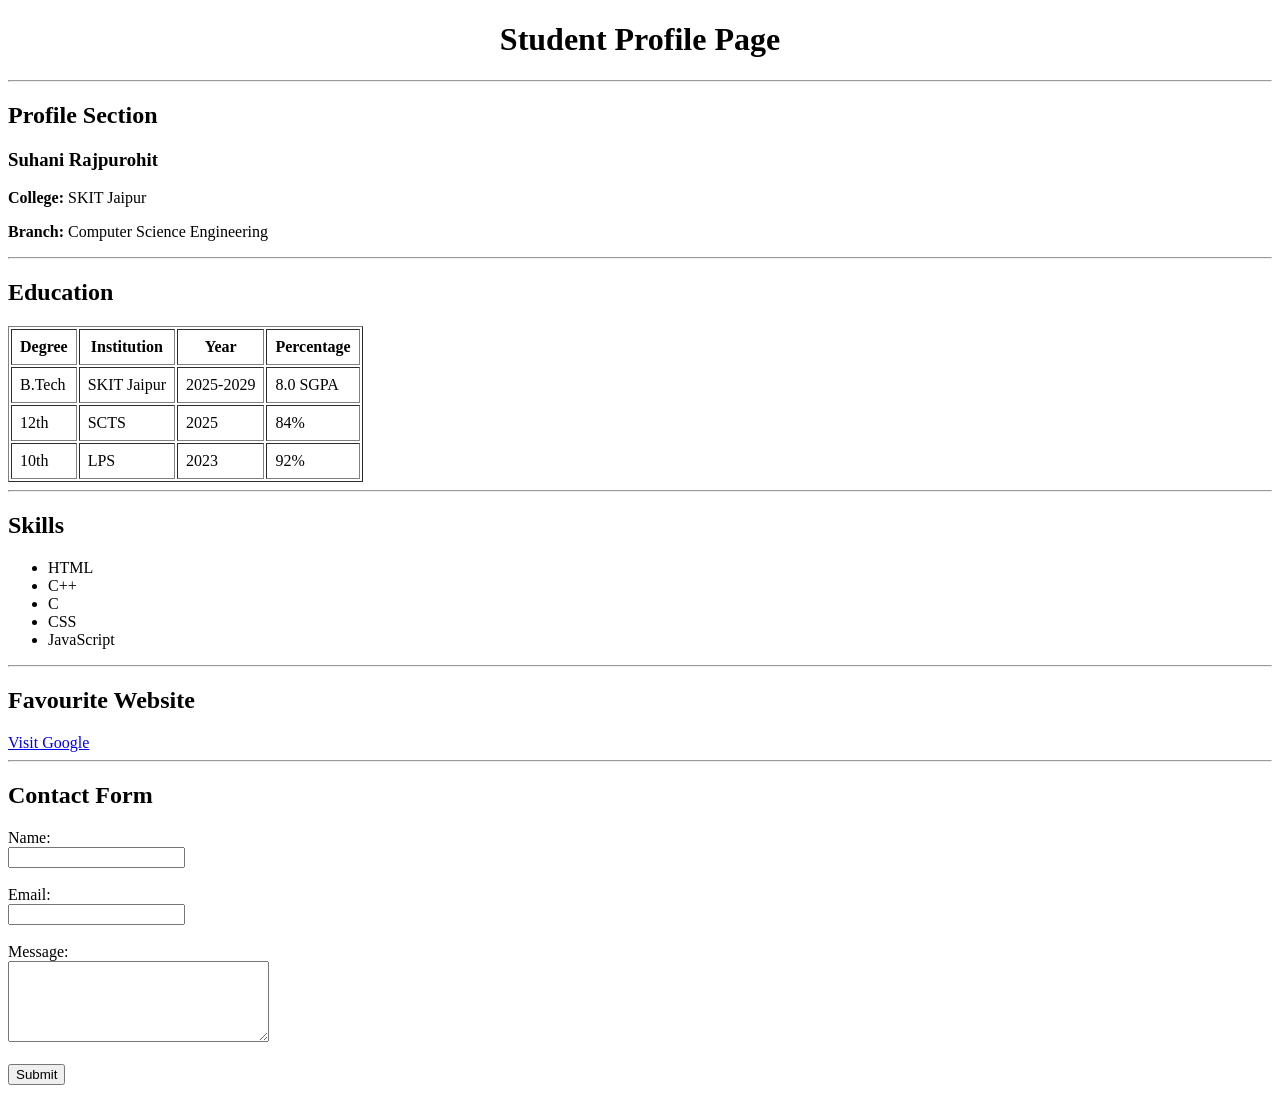
<file: 25ESKCS336/Day 1/index.html>
<!DOCTYPE html>
<html>
<head>
    <title>Student Profile Page</title>
</head>
<body>

    <h1 align="center">Student Profile Page</h1>

    <hr>

   
    <h2>Profile Section</h2>

    
    <h3>Suhani Rajpurohit</h3>

    <p><b>College:</b> SKIT Jaipur</p>

    <p><b>Branch:</b> Computer Science Engineering</p>

    <hr>

    
    <h2>Education</h2>

    <table border="1" cellpadding="8">
        <tr>
            <th>Degree</th>
            <th>Institution</th>
            <th>Year</th>
            <th>Percentage</th>
        </tr>

        <tr>
            <td>B.Tech</td>
            <td>SKIT Jaipur</td>
            <td>2025-2029</td>
            <td>8.0 SGPA</td>
        </tr>

        <tr>
            <td>12th</td>
            <td>SCTS</td>
            <td>2025</td>
            <td>84%</td>
        </tr>

        <tr>
            <td>10th</td>
            <td>LPS</td>
            <td>2023</td>
            <td>92%</td>
        </tr>
    </table>

    <hr>

    
    <h2>Skills</h2>

    <ul>
        <li>HTML</li>
        <li>C++ </li>
        <li>C </li>
        <li>CSS</li>
        <li>JavaScript</li>
    </ul>

    <hr>

  
    <h2>Favourite Website</h2>

    <a href="https://www.google.com" target="_blank">
        Visit Google
    </a>

    <hr>

   
    <h2>Contact Form</h2>

    <form>

        <label>Name:</label><br>
        <input type="text" name="name"><br><br>

        <label>Email:</label><br>
        <input type="email" name="email"><br><br>

        <label>Message:</label><br>
        <textarea rows="5" cols="30"></textarea><br><br>

        <input type="submit" value="Submit">

    </form>

</body>
</html>
</file>
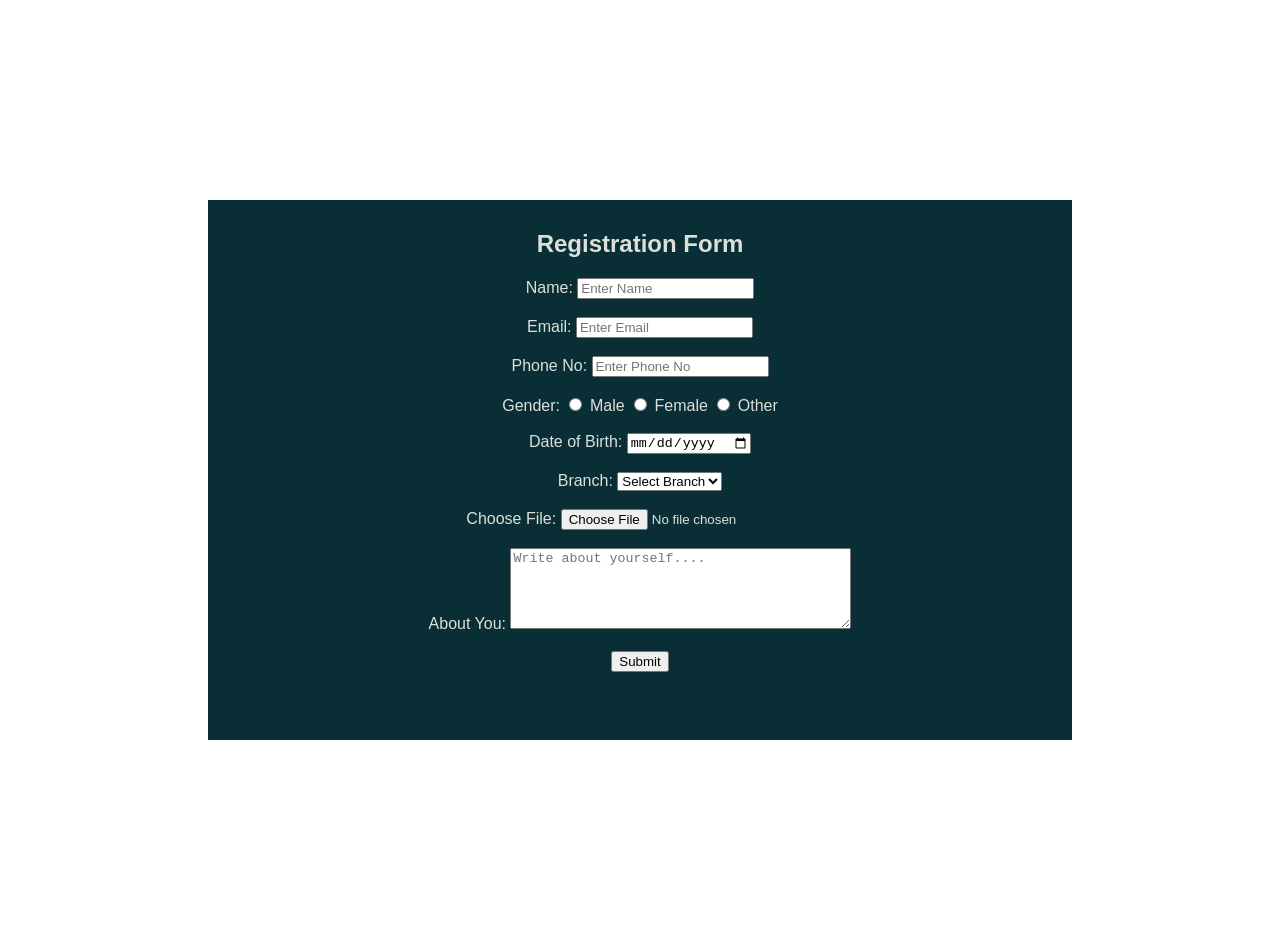
<file: 25ESKCS336/Day 2/index.html>
<!DOCTYPE html>
<html lang="en">
<head>
    <meta charset="UTF-8">
    <meta name="viewport" content="width=device-width, initial-scale=1.0">
    <link rel="stylesheet" href="style.css">
    <title>Registration Form</title>
    
</head>
<body>
    <div class="login"> 
        <h2><b>Registration Form</b></h2>
    <form>
        <lable>Name:</lable>
        <input type="text" placeholder="Enter Name" name="name" required><br><br>

        <lable>Email:</lable>
        <input type="email" placeholder="Enter Email" name="email" required><br><br>

        <lable>Phone No:</lable>
        <input type="tel" placeholder="Enter Phone No" name="phone no" pattern="[0-9]{10}" required><br><br>

        <lable>Gender:</lable>
        <input type="radio" id="male" name="gender" value="male" required>
        <label for="male">Male</label>

        <input type="radio" id="female" name="gender" value="female" required>
        <label for="female">Female</label>
        
        <input type="radio" id="other" name="gender" value="other" required>
        <label for="other">Other</label><br><br>

        <label for="dob">Date of Birth:</label>
        <input type="date" id="dob" name="dob" required><br><br>

        <label for="branch">Branch:</label>
        <select id="branch">
            <option value="">Select Branch</option>
            <option value="CS">CS</option>
            <option value="EE">Electrical</option>
            <option value="ECE">ECE</option>
            <option value="ME">Mechanical</option>
            <option value="Civil">Civil</option>
            <option value="IT">IT</option>
        </select><br></br>

        <label for="file">Choose File:</label>
        <input type="file" placeholder="browse file" required><br><br>

        <label for="about">About You:</label>
        <textarea id="about" name="about" rows="5" cols="40" placeholder="Write about yourself...."></textarea><br><br>
        
        <button type="submit">Submit</button><br><br>
    </form>
   
</div>
</body>
</html>
</file>
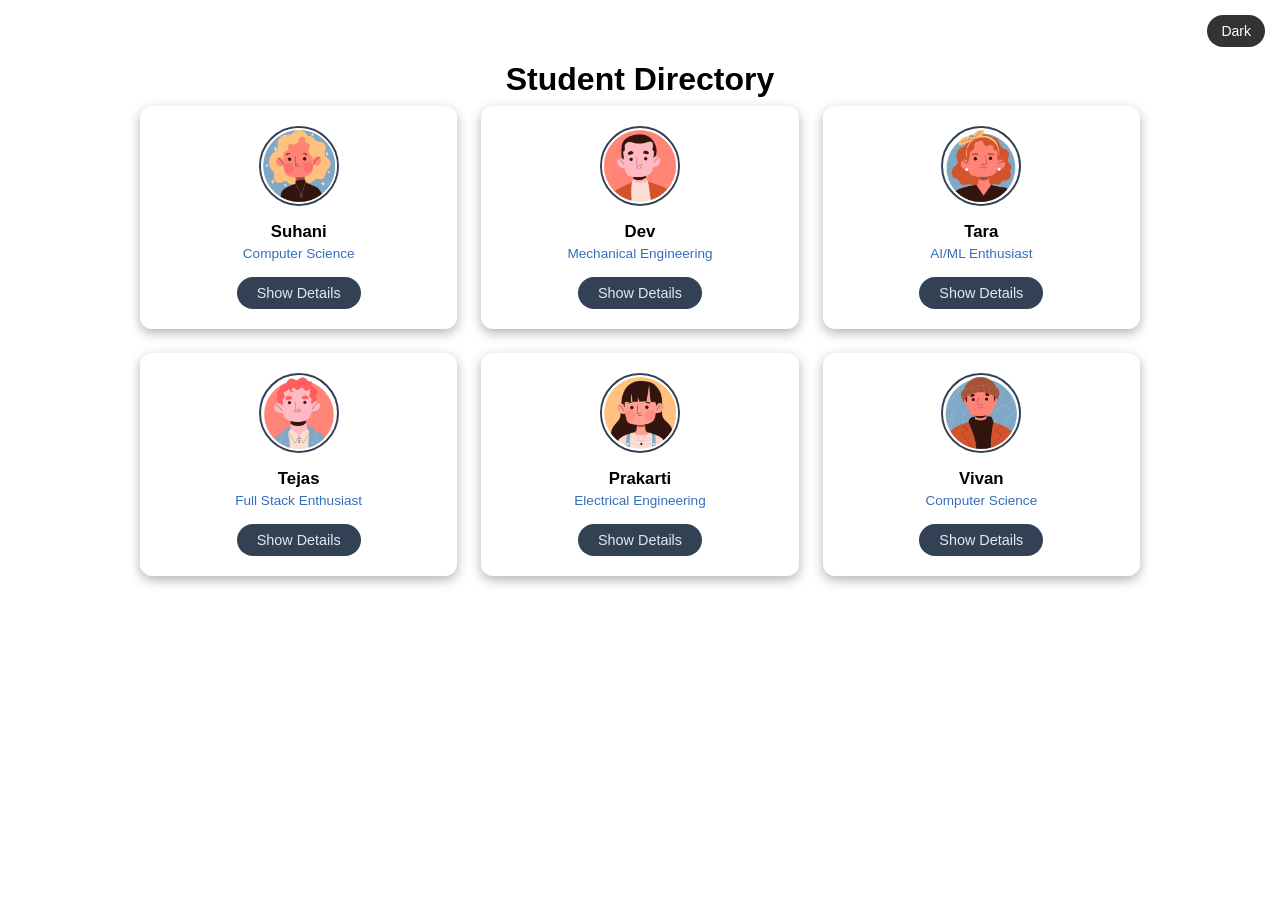
<file: 25ESKCS336/Day 5/index.html>
<!DOCTYPE html>
<html lang="en">
<head>
<meta charset="UTF-8">
<meta name="viewport" content="width=device-width, initial-scale=1.0">
<title>Student Directory</title>
<script src="https://cdnjs.cloudflare.com/ajax/libs/jquery/3.7.1/jquery.min.js"></script>
<style>
  * { box-sizing: border-box; }

  body {
    margin: 0;
    font-family: 'Segoe UI', Arial, sans-serif;
    background-color: #ffffff;
    color:  #000000;
    padding: 40px 20px;
    transition: background-color 0.3s ease, color 0.3s ease;
  }

  .directory-container {
    max-width: 1000px;
    margin: 0 auto;
  }

  h1 {
    text-align: center;
    margin-bottom: 8px;
    font-size: 2rem;
  }

  .subtitle {
    text-align: center;
    color: #355787;
    margin-bottom: 40px;
  }

  .grid {
    display: grid;
    grid-template-columns: repeat(auto-fit, minmax(240px, 1fr));
    gap: 24px;
  }

  .card {
    background: #ffffff;
    border-radius: 12px;
    padding: 20px;
    text-align: center;
    box-shadow: 0 4px 12px rgba(0,0,0,0.3);
  }

  .card img {
    width: 80px;
    height: 80px;
    border-radius: 50%;
    object-fit: cover;
    margin-bottom: 12px;
    border: 2px solid #334155;
  }

  .card h4 {
    margin: 0 0 4px;
    font-size: 1.05rem;
  }

  .card p.meta {
    margin: 0 0 16px;
    color: #366ebc;
    
    font-size: 0.85rem;
  }

  .btn-details {
    border: none;
    padding: 8px 20px;
    border-radius: 20px;
    background: #334155;
    color: #e2e8f0;
    cursor: pointer;
    font-size: 0.9rem;
    transition: background-color 0.3s ease, transform 0.15s ease;
  }

  .btn-details:hover {
    transform: translateY(-1px);
  }

  .btn-details.active {
    background: #22c55e;
    color: #ffffff;
  }

  .details {
    display: none;
    margin-top: 16px;
    padding-top: 16px;
    border-top: 1px solid #334155;
    text-align: left;
    font-size: 0.85rem;
    line-height: 1.6;
    color: #458ce4;
  }

  .details span {
    color: #141b25;
  }

   body.dark-mode {
    background-color:#023047;
    color: #f1f1f1;
  }

  #darkModeBtn {
    position: fixed;
    top: 15px;
    right: 15px;
    padding: 8px 14px;
    border: none;
    border-radius: 20px;
    cursor: pointer;
    font-size: 14px;
    background-color: #333;
    color: #fff;
    transition: background-color 0.3s ease;
  }

  body.dark-mode #darkModeBtn {
    background-color: #f1f1f1;
    color: #121212;
  }
  body.dark-mode .card {
    background: #1e293b;
    box-shadow: 0 4px 12px rgba(255,255,255,0.2);
  }
  body.dark-mode .card p.meta {
    color: #94a3b8;
  }
  body.dark-mode .details {
    color: #cbd5e1;
  }
  body.dark-mode .details span {
    color: #94a3b8;
  }
</style>
</head>
<body>

<div class="directory-container">
  <button id="darkModeBtn">Dark</button>
  <h1>Student Directory</h1>

  <div class="grid">

    <div class="card">
      
     <img src="woman (1).png" title="people stickers" alt="Student photo">
      <h4>Suhani</h4>
      <p class="meta">Computer Science</p>
      <button class="btn-details">Show Details</button>
      <div class="details">
        <p><span>Email:</span>suhani@gmail.com</p>
        <p><span>CGPA:</span>8.0</p>
        <p><span>Clubs:</span>Chess Club</p>
      </div>
    </div>

    <div class="card">
      <img src="man (1).png" title="people stickers" alt="Student photo">
      <h4>Dev</h4>
      <p class="meta">Mechanical Engineering</p>
      <button class="btn-details">Show Details</button>
      <div class="details">
        <p><span>Email:</span>dev@gmail.com</p>
        <p><span>CGPA:</span>8.5</p>
        <p><span>Clubs:</span>Tennis Club</p>
      </div>
    </div>

    <div class="card">
      <img src="woman (2).png" title="people stickers" alt="Student photo">
      <h4>Tara</h4>
      <p class="meta">AI/ML Enthusiast</p>
      <button class="btn-details">Show Details</button>
      <div class="details">
        <p><span>Email:</span>tara@gmail.com</p>
        <p><span>CGPA:</span>7.9</p>
        <p><span>Clubs:</span>Photography Club</p>
      </div>
    </div>

    <div class="card">
      <img src="man (2).png" title="people stickers" alt="Student photo">
      <h4>Tejas</h4>
      <p class="meta">Full Stack Enthusiast</p>
      <button class="btn-details">Show Details</button>
      <div class="details">
        <p><span>Email:</span>tejas@gmail.com</p>
        <p><span>CGPA:</span>8.2</p>
        <p><span>Clubs:</span>Web Development Club</p>
      </div>
    </div>

    <div class="card">
      <img src="woman.png" title="people stickers" alt="Student photo">
      <h4>Prakarti</h4>
      <p class="meta">Electrical Engineering</p>
      <button class="btn-details">Show Details</button>
      <div class="details">
        <p><span>Email:</span>prakarti@gmail.com</p>
        <p><span>CGPA:</span>7.6</p>
        <p><span>Clubs:</span>Drama Club</p>
      </div>
    </div>

    <div class="card">
      <img src="man.png" title="people stickers" alt="Student photo">
      <h4>Vivan</h4>
      <p class="meta">Computer Science</p>
      <button class="btn-details">Show Details</button>
      <div class="details">
        <p><span>Email:</span>vivan@gmail.com</p>
        <p><span>CGPA:</span>8.0</p>
        <p><span>Clubs:</span>Chess Club</p>
      </div>
    </div>

  </div>
</div>

<script>
  const btn = document.getElementById("darkModeBtn");

  btn.addEventListener("click",() => {
    document.body.classList.toggle("dark-mode");

    if(document.body.classList.contains("dark-mode")){
      btn.textContent ="Light";
    }else{
      btn.textContent ="Dark";
    }
  });

$(document).ready(function () {

  $(".directory-container").hide().fadeIn(800);

  $(".btn-details").click(function () {
    var $btn = $(this);
    var $details = $btn.closest(".card").find(".details");

    $details.slideToggle(300, function () {
      if ($details.is(":visible")) {
        $btn.text("Hide Details").addClass("active");
      } else {
        $btn.text("Show Details").removeClass("active");
      }
    });
  });

});
</script>

</body>
</html>
</file>
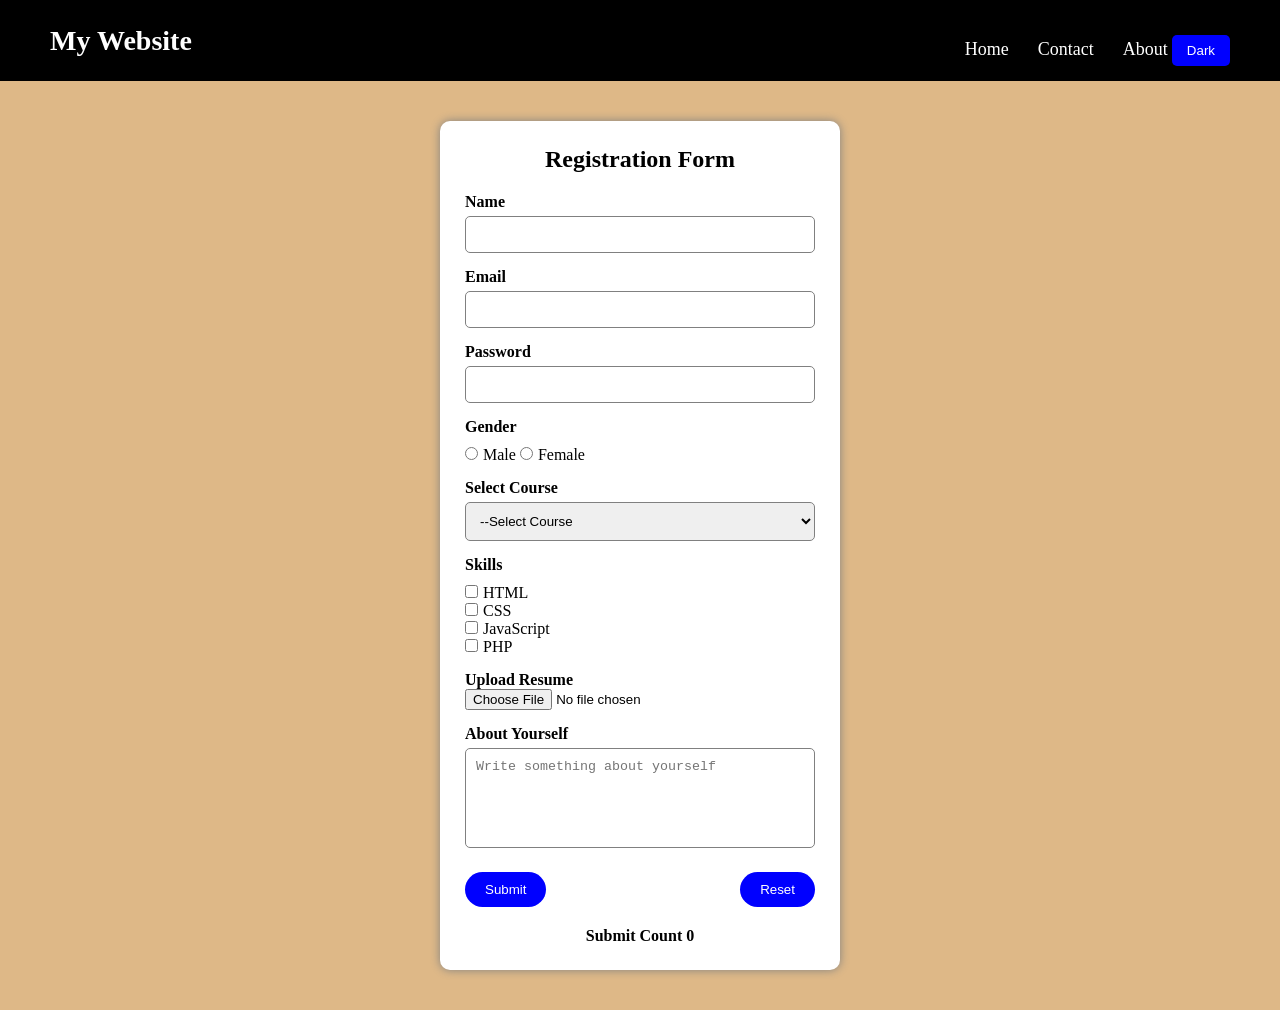
<file: 25ESKCS336/Day 4/index2.html>
<!DOCTYPE html>
<html lang="en">
<head>
    <meta charset="UTF-8">
    <meta name="viewport" content="width=device-width, initial-scale=1.0">
    <title>Registration Form</title>
    <style>
        * {
            margin: 0;
            padding: 0;
            box-sizing: border-box;
        }
        body {
            background: burlywood;
        }
        nav {
            background: black;
            color: white;
            justify-content: space-between;
            align-items: center;
            display: flex;
            width: 100%;
            padding: 15px 50px;
        }
        .logo {
            font-size: 28px;
            font-weight: bold;
        }
        .main a{
            color: white;
            margin-left: 25px;
            font-size: 18px;
            text-decoration: none;
        }
        .main a:hover{
            color: yellow;
        }
        #toggleBtn {
            border: none;
            border-radius: 5px;
            padding: 8px 15px;
            cursor: pointer;
        }
        .container {
            width: 400px;
            margin: 40px auto;
            background: white;
            padding: 25px;
            border-radius: 10px;
            box-shadow: 0 0 10px gray;
        }
        .container h2 {
            text-align: center;
            margin-bottom: 20px;
        }
        label {
            display: block;
            font-weight: bold;
            margin-top: 15px;
        }
        input[type=text], input[type=email], input[type=password], select, textarea {
            border-radius: 5px;
            border: 1px solid grey;
            width: 100%;
            margin-top: 5px;
            padding: 10px;
        }
        textarea {
            resize: none;
            height: 100px;
        }
        .gender, .skills {
            margin-top: 10px;
        }
        .gender input, .skills input {
            margin-right: 5px;
        }
        button {
            margin-top: 20px;
            padding: 10px 20px;
            border: none;
            border-radius: 20px;
            background: blue;
            color: white;
            cursor: pointer;
        }
        button:hover {
            background: darkblue;
        }
        .btns {
            display: flex;
            justify-content: space-between;
        }
        .error {
            color: red;
            font-size: 14px;
        }
        .counter {
            margin-top: 20px;
            text-align: center;
            font-weight: bold;
        }
    </style>
    
</head>

<body>
    <nav>
        <div class="logo">My Website</div>
        <div class="main">
            <a href="#">Home</a>
            <a href="#">Contact</a>
            <a href="#">About</a>

            <button id="toggleBtn">Dark</button>
        </div>
    </nav>

    <div class="container">
        <h2>Registration Form</h2>
        <form id="myForm">

            <label>Name</label>
            <input type="text" id="name">
            <small class="error" id="nameError"></small>

            <label>Email</label>
            <input type="email" id="email">
            <small class="error" id="emailError"></small>

            <label>Password</label>
            <input type="password" id="password">
            <small class="error" id="passwordError"></small>
            
            <label>Gender</label>
            <div class="gender">
                <input type="radio" name="gender" value="male">Male
                <input type="radio" name="gender" value="female">Female
            </div>
            <small class="error" id="genderError"></small>
            
            <label>Select Course</label>
            <select id="course">
                <option value="">--Select Course</option>
                <option>BTech CSE</option>
                <option>BTech IT</option>
                <option>BTech DS</option>
                <option>BTech AI</option>
            </select>
            <small class="error" id="courseError"></small>
            
            <label>Skills</label>
            <div class="skills">
                <input type="checkbox" class="skill">HTML <br>
                <input type="checkbox" class="skill">CSS <br>
                <input type="checkbox" class="skill">JavaScript <br>
                <input type="checkbox" class="skill">PHP <br>
            </div>
            <small class="error" id="skillError"></small>
            
            <label>Upload Resume</label>
            <input type="file" id="resume">
            <small class="error" id="resumeError"></small>    
            
            <label>About Yourself</label>
            <textarea id="about" placeholder="Write something about yourself"></textarea>  
            <small class="error" id="aboutError"></small>

            <div class="btns">
                <button type="submit">Submit</button>
                <button type="reset">Reset</button>
            </div>
            
            <div class="counter">
                Submit Count
                <span id="count">0</span>
            </div>
        </form>
    </div>

    <script>
        let submitCount = 0;
        document.getElementById("myForm").addEventListener("submit", function(event){
            event.preventDefault();
            submitCount++;
            document.getElementById("count").innerHTML = submitCount;

            let name = document.getElementById("name").value.trim();
            let email = document.getElementById("email").value.trim();
            let password = document.getElementById("password").value.trim();
            let gender = document.querySelector('input[name="gender"]:checked');
            let course = document.getElementById("course").value;
            let skills = document.querySelectorAll(".skill:checked");
            let resume = document.getElementById("resume").value;
            let about = document.getElementById("about").value.trim();
            document.getElementById("nameError").innerHTML = "";
            document.getElementById("emailError").innerHTML = "";
            document.getElementById("passwordError").innerHTML = "";
            document.getElementById("genderError").innerHTML = "";
            document.getElementById("courseError").innerHTML = "";
            document.getElementById("skillError").innerHTML = "";
            document.getElementById("resumeError").innerHTML = "";
            document.getElementById("aboutError").innerHTML = "";

            let valid = true;
            if(name == ""){
                document.getElementById("nameError").innerHTML = "Name is required";
                valid = false;
            }
            if(email == ""){
                document.getElementById("emailError").innerHTML = "Email is required";
                valid = false;
            }
            if(password == ""){
                document.getElementById("passwordError").innerHTML = "Password is required";
                valid = false;
            }
            if(!gender){
                document.getElementById("genderError").innerHTML = "Select your gender";
                valid = false;
            }
            if(course == ""){
                document.getElementById("courseError").innerHTML = "Select a course";
                valid = false;
            }
            if(skills.length == 0){
                document.getElementById("skillError").innerHTML = "Select at least one skill";
                valid = false;
            }
            if(resume == ""){
                document.getElementById("resumeError").innerHTML = "Upload your resume";
                valid = false;
            }
            if(about == ""){
                document.getElementById("aboutError").innerHTML = "About yourself is required"
            }
            if(valid){
                alert("Form submitted Successfully!");
            }

        });

        let dark = false;
        document.getElementById("toggleBtn").addEventListener("click", function(){
            if(!dark){
                document.body.style.background = "darkgrey"; 
                document.querySelector(".container").style.background = "black";
                document.querySelector(".container").style.color = "white";
                this.innerHTML = "light";
                dark = true;
            }else{
                document.body.style.background = "burlywood"; 
                document.querySelector(".container").style.background = "white";
                document.querySelector(".container").style.color = "black";
                this.innerHTML = "Dark";
                dark = false;
            }
        });
    </script>
</body>
</html>
</file>
<file: 25ESKCS336/Day 2/style.css>
.login{
    background-color: #0a2e36;
    color: #dce0d9;
    font-family:'Lucida Sans', 'Lucida Sans Regular', 'Lucida Grande', 'Lucida Sans Unicode', Geneva, Verdana, sans-serif;
    text-align: center;
    margin: 200px;
    padding-bottom: 50px;
    padding-top: 10px;
}
</file>
